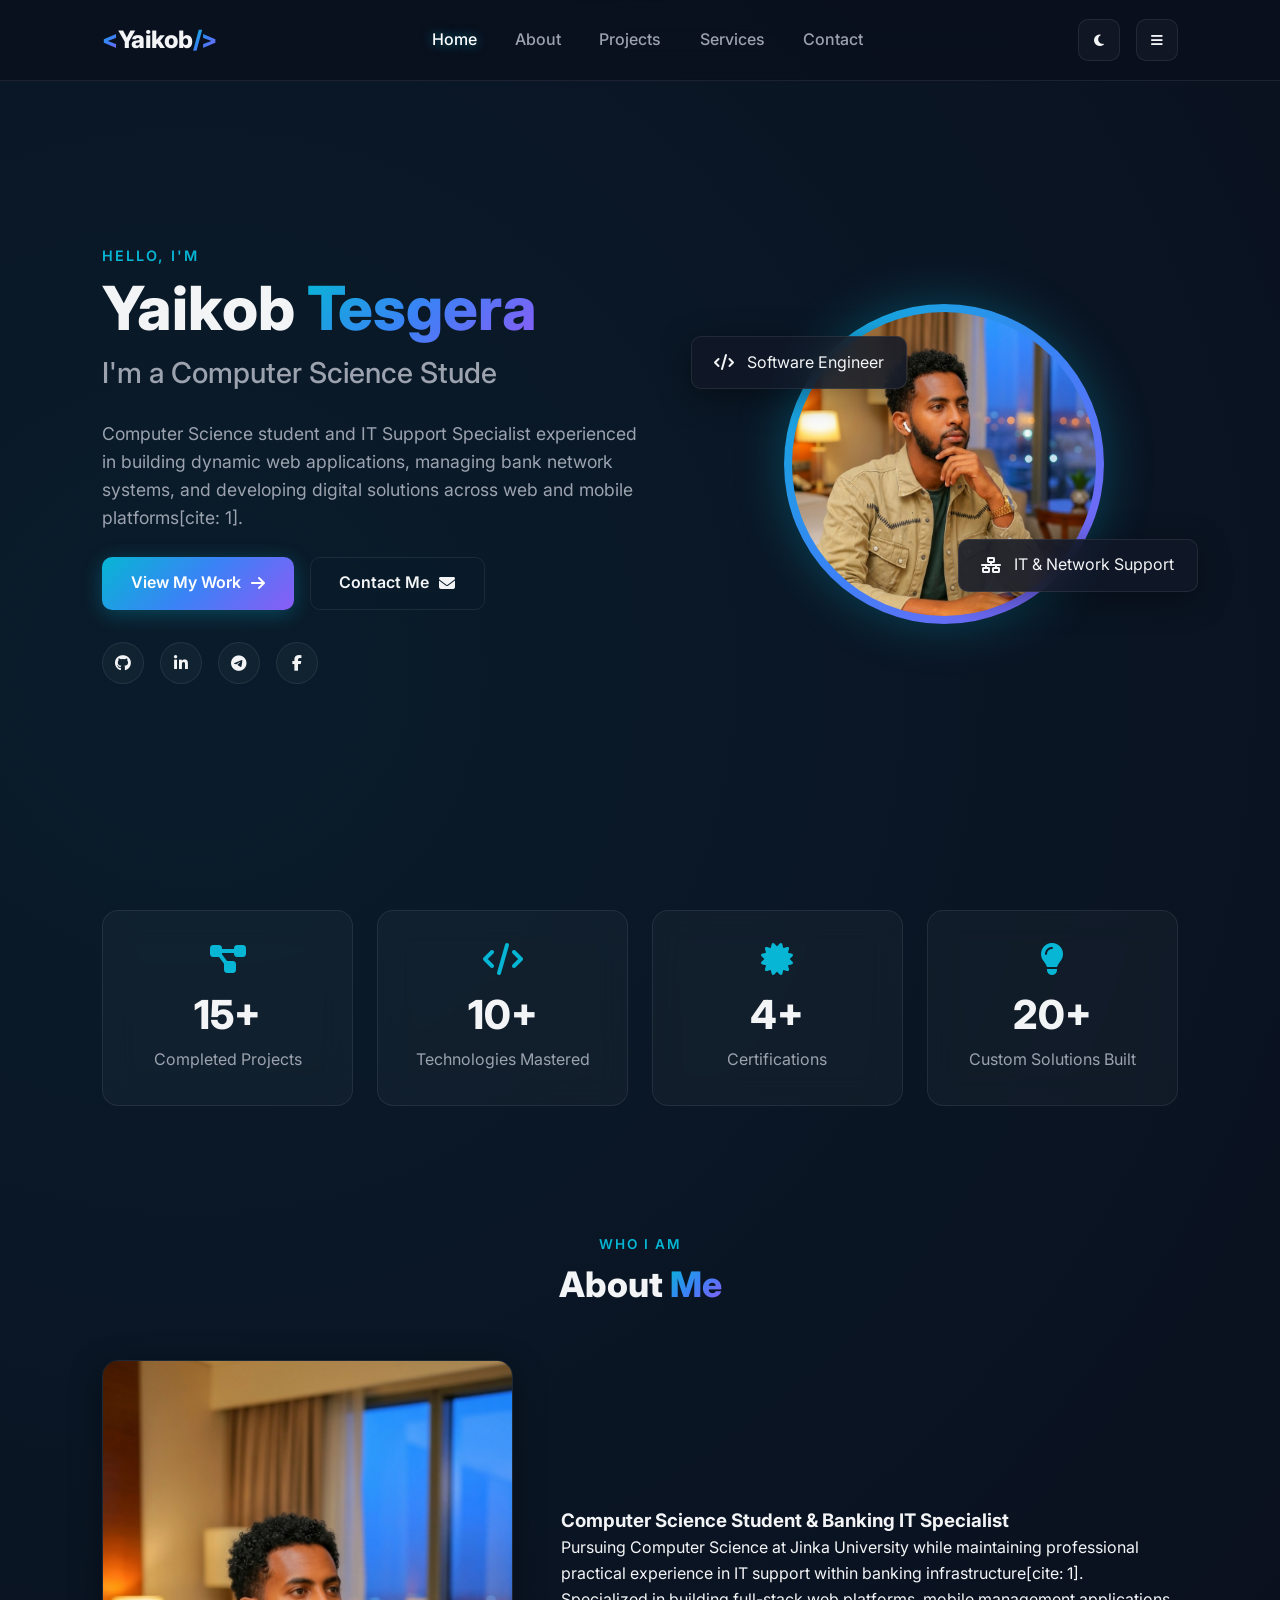
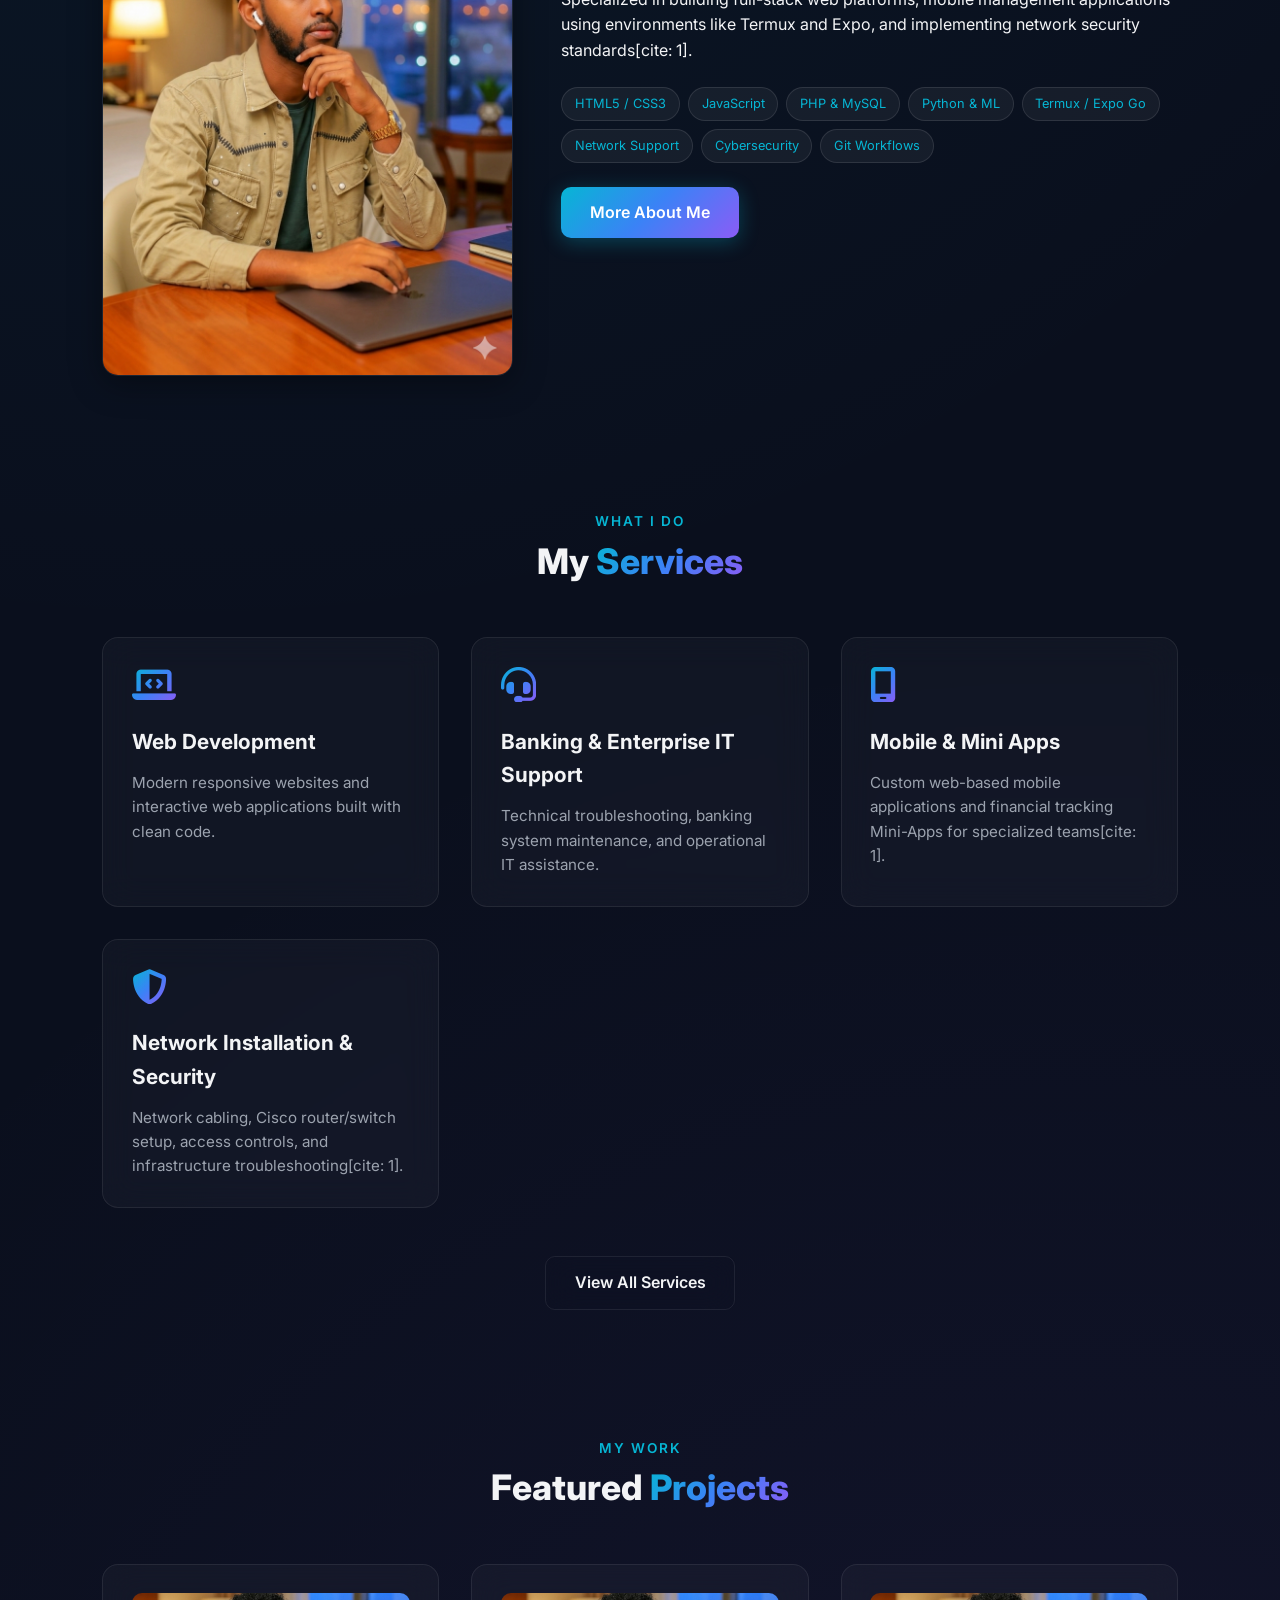
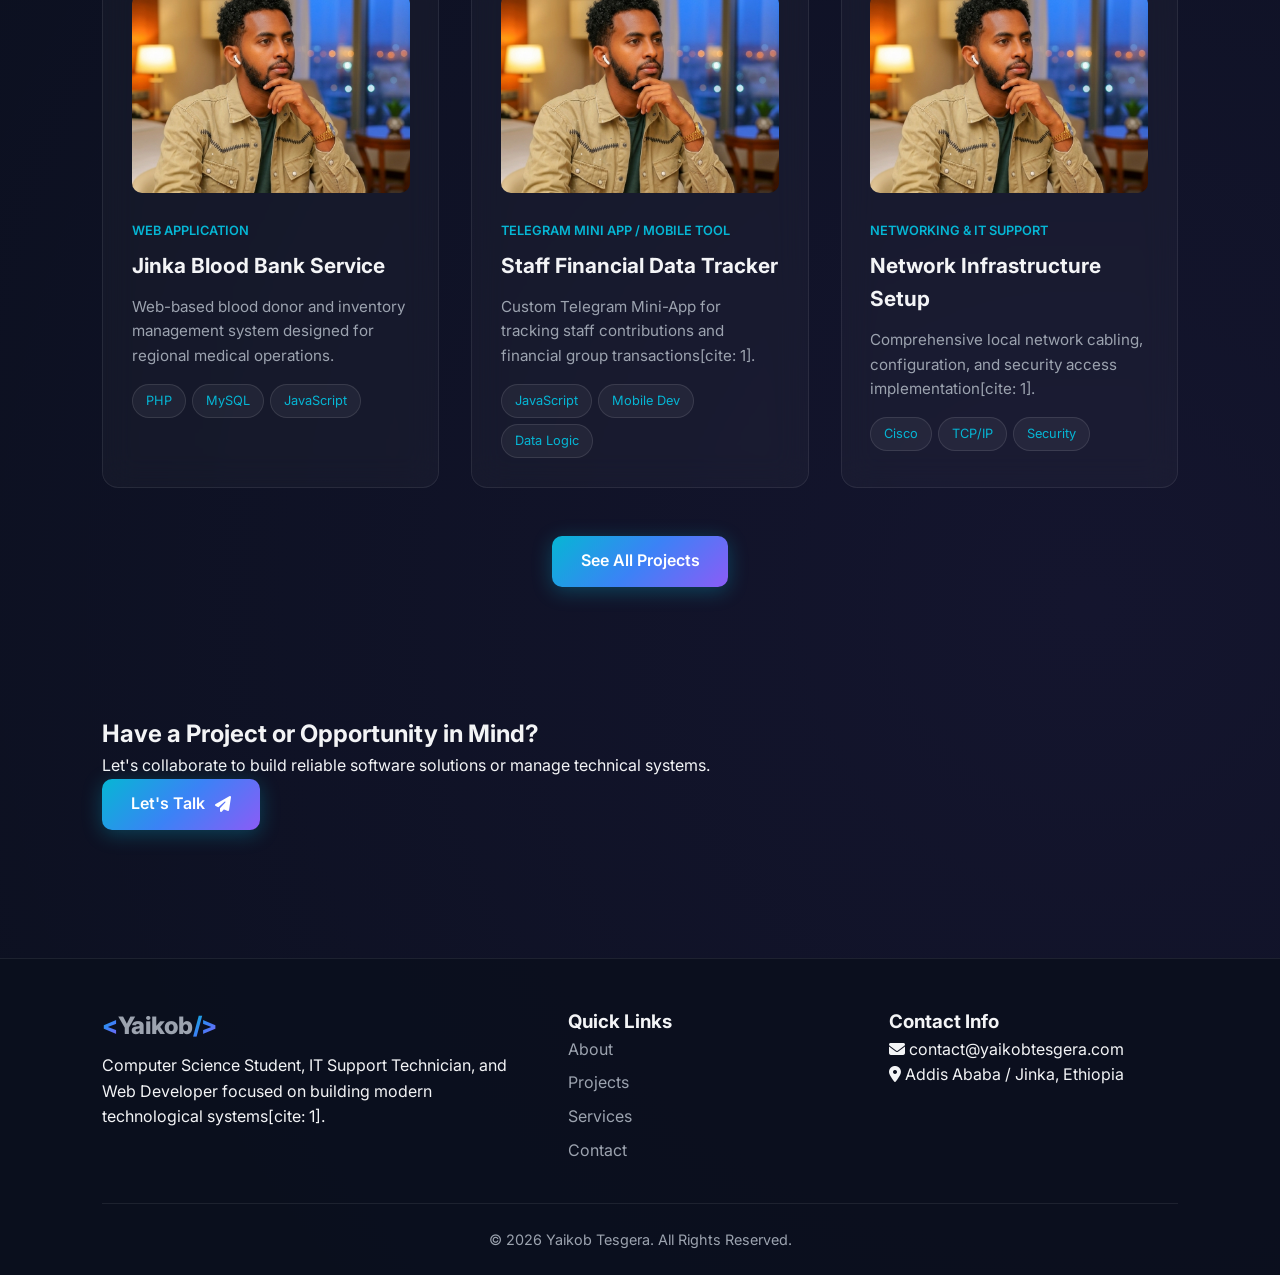
<file: index.html>
<!DOCTYPE html>
<html lang="en">
<head>
    <meta charset="UTF-8">
    <meta name="viewport" content="width=device-width, initial-scale=1.0">
    <meta name="description" content="Yaikob Tesgera - Computer Science Student, Web Developer, IT Support Technician & Software Engineer.">
    <meta name="keywords" content="Computer Science, Web Developer, IT Support, Banking Systems, Python, JavaScript, Networking, Portfolio">
    <meta name="author" content="Yaikob Tesgera">
    <title>Yaikob Tesgera | Computer Science & Technology Portfolio</title>
    <link rel="icon" href="assets/favicon.png">
    <link rel="preconnect" href="https://fonts.googleapis.com">
    <link rel="preconnect" href="https://fonts.gstatic.com" crossorigin>
    <link href="https://fonts.googleapis.com/css2?family=Inter:wght@400;500;600;700;800&display=swap" rel="stylesheet">
    <link rel="stylesheet" href="https://cdnjs.cloudflare.com/ajax/libs/font-awesome/6.5.2/css/all.min.css">
    <link rel="stylesheet" href="css/style.css">
</head>
<body>

<div class="preloader">
    <div class="loader"></div>
</div>

<header class="header">
    <a href="index.html" class="logo">
        <span>&lt;</span>Yaikob<span>/&gt;</span>
    </a>
    <nav class="navbar">
        <a href="index.html" class="active">Home</a>
        <a href="about.html">About</a>
        <a href="projects.html">Projects</a>
        <a href="services.html">Services</a>
        <a href="contact.html">Contact</a>
    </nav>
    <div class="header-actions">
        <button id="theme-toggle" aria-label="Toggle theme">
            <i class="fas fa-moon"></i>
        </button>
        <button class="menu-toggle" id="menu-toggle">
            <i class="fas fa-bars"></i>
        </button>
    </div>
</header>

<main>
<section class="hero">
    <div class="hero-content">
        <p class="hero-subtitle">Hello, I'm</p>
        <h1>Yaikob <span>Tesgera</span></h1>
        <h2>I'm a <span id="typing"></span></h2>
        <p class="hero-description">
            Computer Science student and IT Support Specialist experienced in building dynamic web applications, managing bank network systems, and developing digital solutions across web and mobile platforms[cite: 1].
        </p>
        <div class="hero-buttons">
            <a href="projects.html" class="btn primary-btn">
                View My Work <i class="fas fa-arrow-right"></i>
            </a>
            <a href="contact.html" class="btn secondary-btn">
                Contact Me <i class="fas fa-envelope"></i>
            </a>
        </div>
        <div class="social-links">
            <a href="#" aria-label="GitHub"><i class="fab fa-github"></i></a>
            <a href="#" aria-label="LinkedIn"><i class="fab fa-linkedin-in"></i></a>
            <a href="#" aria-label="Telegram"><i class="fab fa-telegram"></i></a>
            <a href="#" aria-label="Facebook"><i class="fab fa-facebook-f"></i></a>
        </div>
    </div>

    <div class="hero-image">
        <div class="image-circle">
            <img src="images/profile-3.png" alt="Yaikob Tesgera">
        </div>
        <div class="floating-card card-one">
            <i class="fas fa-code"></i>
            <span>Software Engineer</span>
        </div>
        <div class="floating-card card-two">
            <i class="fas fa-network-wired"></i>
            <span>IT & Network Support</span>
        </div>
    </div>
</section>

<section class="stats section">
    <div class="stats-grid">
        <div class="stat-card">
            <i class="fas fa-project-diagram"></i>
            <h3 class="counter" data-target="15">0</h3>
            <p>Completed Projects</p>
        </div>
        <div class="stat-card">
            <i class="fas fa-code"></i>
            <h3 class="counter" data-target="10">0</h3>
            <p>Technologies Mastered</p>
        </div>
        <div class="stat-card">
            <i class="fas fa-certificate"></i>
            <h3 class="counter" data-target="4">0</h3>
            <p>Certifications</p>
        </div>
        <div class="stat-card">
            <i class="fas fa-lightbulb"></i>
            <h3 class="counter" data-target="20">0</h3>
            <p>Custom Solutions Built</p>
        </div>
    </div>
</section>

<section class="section about-preview">
    <div class="section-title">
        <p>WHO I AM</p>
        <h2>About <span>Me</span></h2>
    </div>
    <div class="about-grid">
        <div class="about-image">
            <img src="images/profile-1.png" alt="About Yaikob">
        </div>
        <div class="about-content">
            <h3>Computer Science Student & Banking IT Specialist</h3>
            <p>
                Pursuing Computer Science at Jinka University while maintaining professional practical experience in IT support within banking infrastructure[cite: 1].
            </p>
            <p>
                Specialized in building full-stack web platforms, mobile management applications using environments like Termux and Expo, and implementing network security standards[cite: 1].
            </p>
            <div class="skills-preview">
                <span>HTML5 / CSS3</span>
                <span>JavaScript</span>
                <span>PHP & MySQL</span>
                <span>Python & ML</span>
                <span>Termux / Expo Go</span>
                <span>Network Support</span>
                <span>Cybersecurity</span>
                <span>Git Workflows</span>
            </div>
            <a href="about.html" class="btn primary-btn">More About Me</a>
        </div>
    </div>
</section>

<section class="section services-preview">
    <div class="section-title">
        <p>WHAT I DO</p>
        <h2>My <span>Services</span></h2>
    </div>
    <div class="services-grid">
        <div class="service-card">
            <i class="fas fa-laptop-code"></i>
            <h3>Web Development</h3>
            <p>Modern responsive websites and interactive web applications built with clean code.</p>
        </div>
        <div class="service-card">
            <i class="fas fa-headset"></i>
            <h3>Banking & Enterprise IT Support</h3>
            <p>Technical troubleshooting, banking system maintenance, and operational IT assistance.</p>
        </div>
        <div class="service-card">
            <i class="fas fa-mobile-screen"></i>
            <h3>Mobile & Mini Apps</h3>
            <p>Custom web-based mobile applications and financial tracking Mini-Apps for specialized teams[cite: 1].</p>
        </div>
        <div class="service-card">
            <i class="fas fa-shield-halved"></i>
            <h3>Network Installation & Security</h3>
            <p>Network cabling, Cisco router/switch setup, access controls, and infrastructure troubleshooting[cite: 1].</p>
        </div>
    </div>
    <div class="center-btn">
        <a href="services.html" class="btn secondary-btn">View All Services</a>
    </div>
</section>

<section class="section projects-preview">
    <div class="section-title">
        <p>MY WORK</p>
        <h2>Featured <span>Projects</span></h2>
    </div>
    <div class="projects-grid">
        <article class="project-card">
            <img src="images/profile-2.png" alt="Blood Bank System">
            <div class="project-content">
                <span class="project-category">Web Application</span>
                <h3>Jinka Blood Bank Service</h3>
                <p>Web-based blood donor and inventory management system designed for regional medical operations.</p>
                <div class="project-tags">
                    <span>PHP</span>
                    <span>MySQL</span>
                    <span>JavaScript</span>
                </div>
            </div>
        </article>

        <article class="project-card">
            <img src="images/profile-1.png" alt="Staff Financial Tracker Mini App">
            <div class="project-content">
                <span class="project-category">Telegram Mini App / Mobile Tool</span>
                <h3>Staff Financial Data Tracker</h3>
                <p>Custom Telegram Mini-App for tracking staff contributions and financial group transactions[cite: 1].</p>
                <div class="project-tags">
                    <span>JavaScript</span>
                    <span>Mobile Dev</span>
                    <span>Data Logic</span>
                </div>
            </div>
        </article>

        <article class="project-card">
            <img src="images/profile-3.png" alt="Network Infrastructure Setup">
            <div class="project-content">
                <span class="project-category">Networking & IT Support</span>
                <h3>Network Infrastructure Setup</h3>
                <p>Comprehensive local network cabling, configuration, and security access implementation[cite: 1].</p>
                <div class="project-tags">
                    <span>Cisco</span>
                    <span>TCP/IP</span>
                    <span>Security</span>
                </div>
            </div>
        </article>
    </div>
    <div class="center-btn">
        <a href="projects.html" class="btn primary-btn">See All Projects</a>
    </div>
</section>

<section class="cta section">
    <div class="cta-content">
        <h2>Have a Project or Opportunity in Mind?</h2>
        <p>Let's collaborate to build reliable software solutions or manage technical systems.</p>
        <a href="contact.html" class="btn primary-btn">
            Let's Talk <i class="fas fa-paper-plane"></i>
        </a>
    </div>
</section>
</main>

<footer class="footer">
    <div class="footer-grid">
        <div>
            <a href="index.html" class="logo"><span>&lt;</span>Yaikob<span>/&gt;</span></a>
            <p>Computer Science Student, IT Support Technician, and Web Developer focused on building modern technological systems[cite: 1].</p>
        </div>
        <div>
            <h3>Quick Links</h3>
            <a href="about.html">About</a>
            <a href="projects.html">Projects</a>
            <a href="services.html">Services</a>
            <a href="contact.html">Contact</a>
        </div>
        <div>
            <h3>Contact Info</h3>
            <p><i class="fas fa-envelope"></i> contact@yaikobtesgera.com</p>
            <p><i class="fas fa-location-dot"></i> Addis Ababa / Jinka, Ethiopia</p>
        </div>
    </div>
    <div class="copyright">
        <p>© <span id="year"></span> Yaikob Tesgera. All Rights Reserved.</p>
    </div>
</footer>

<button id="back-to-top"><i class="fas fa-arrow-up"></i></button>
<script src="js/script.js"></script>
</body>
</html>
</file>
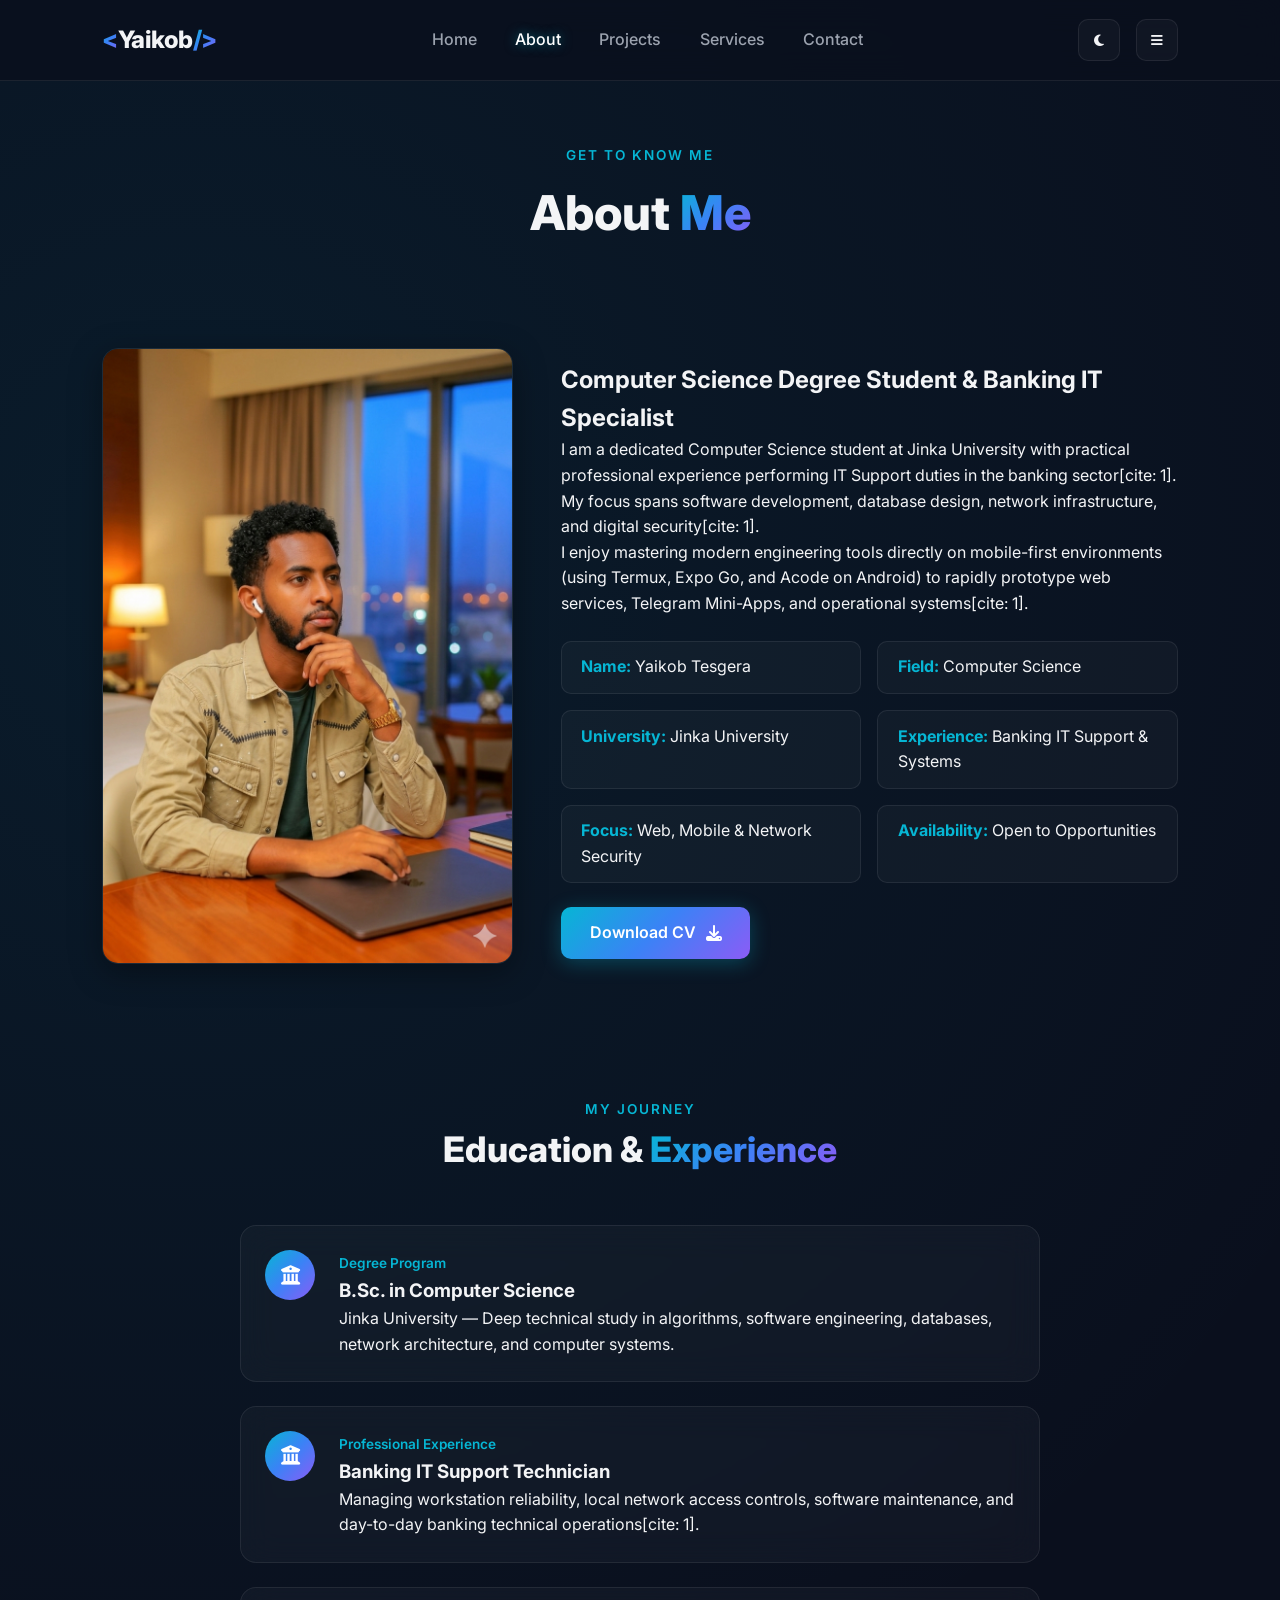
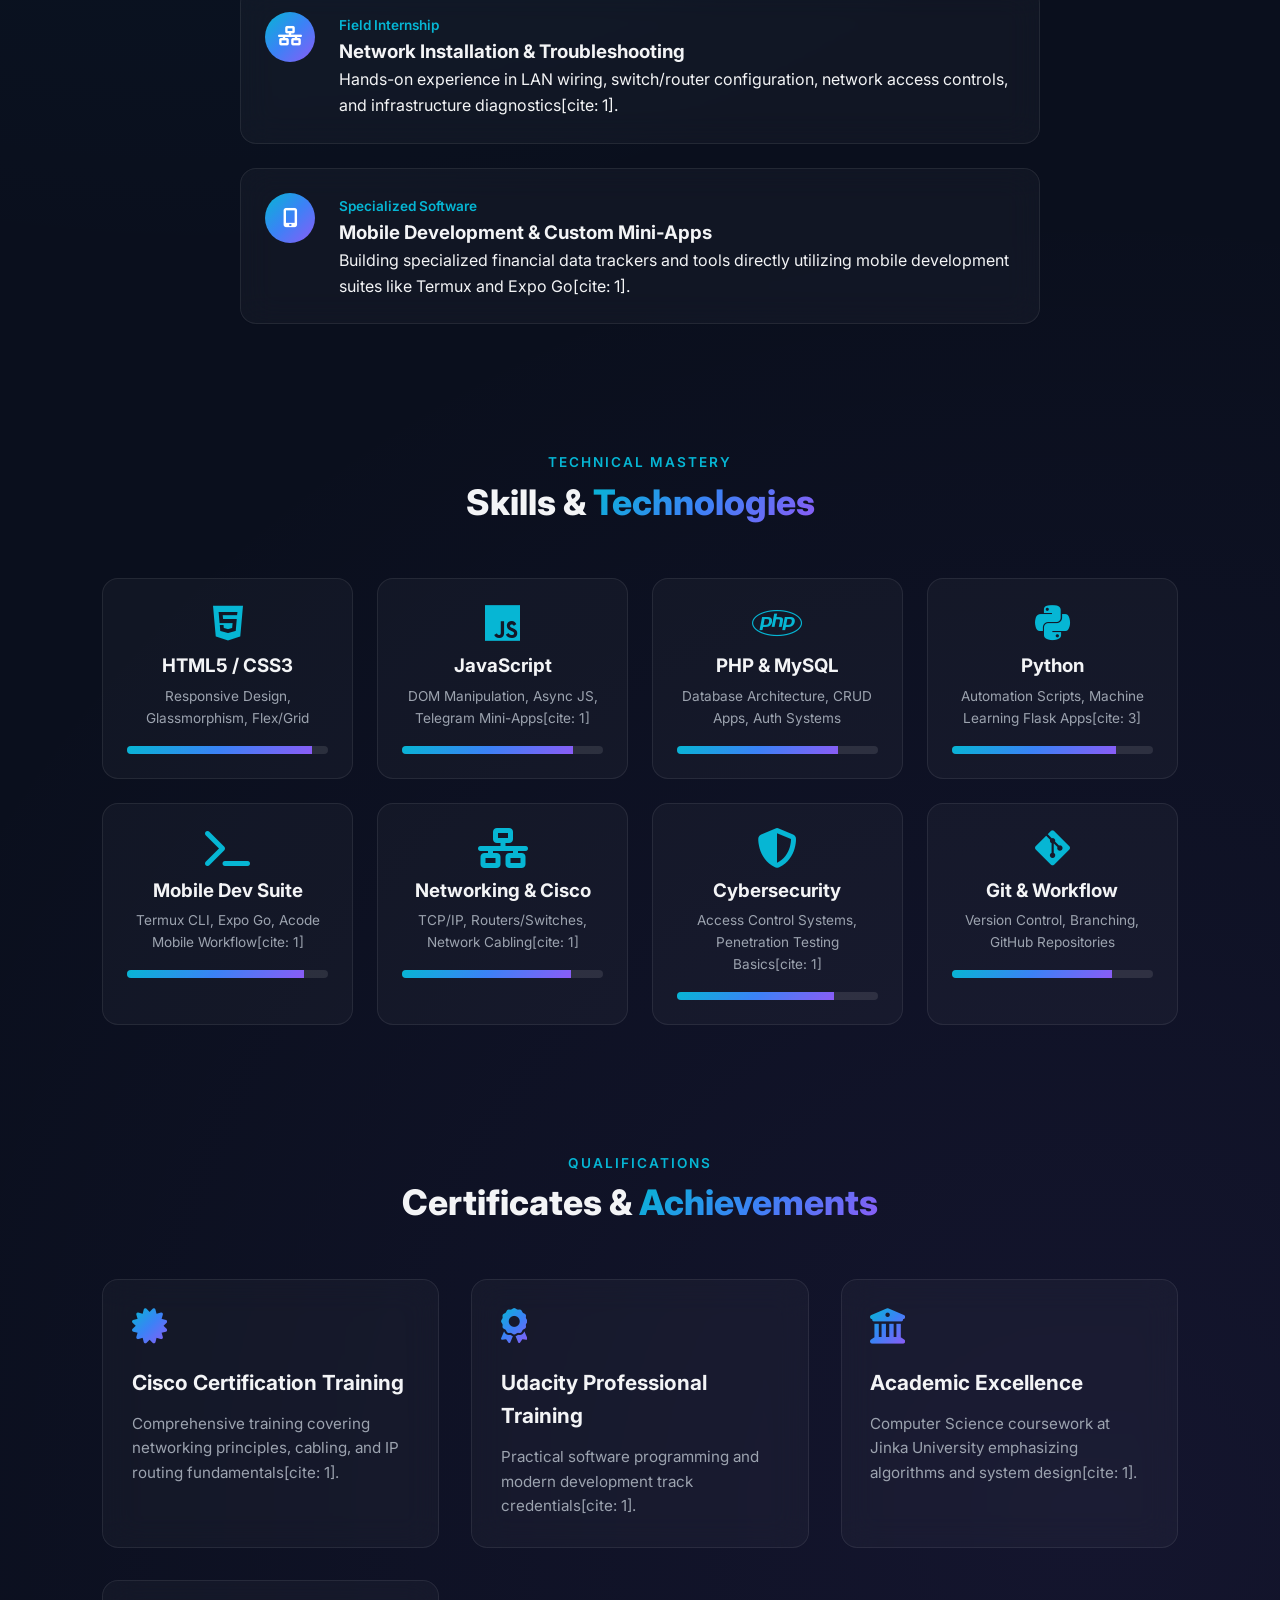
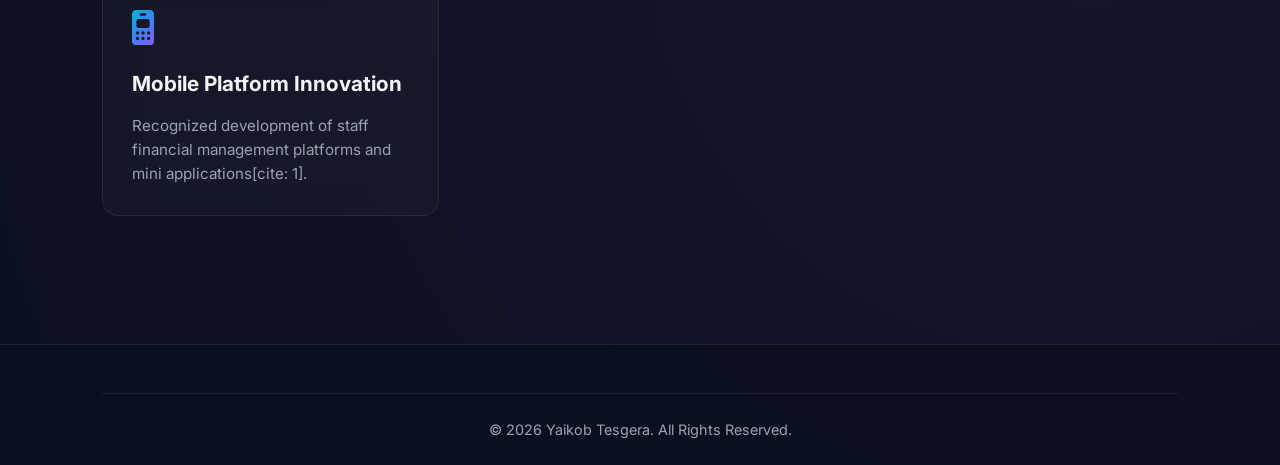
<file: about.html>
<!DOCTYPE html>
<html lang="en">
<head>
<meta charset="UTF-8">
<meta name="viewport" content="width=device-width, initial-scale=1.0">
<meta name="description" content="About Yaikob Tesgera - Computer Science Student, IT Support Specialist, and Full-Stack Web Developer.">
<title>About | Yaikob Tesgera</title>
<link rel="icon" href="assets/favicon.png">
<link rel="preconnect" href="https://fonts.googleapis.com">
<link href="https://fonts.googleapis.com/css2?family=Inter:wght@400;500;600;700;800&display=swap" rel="stylesheet">
<link rel="stylesheet" href="https://cdnjs.cloudflare.com/ajax/libs/font-awesome/6.5.2/css/all.min.css">
<link rel="stylesheet" href="css/style.css">
</head>
<body>

<header class="header">
<a href="index.html" class="logo"><span>&lt;</span>Yaikob<span>/&gt;</span></a>
<nav class="navbar">
<a href="index.html">Home</a>
<a href="about.html" class="active">About</a>
<a href="projects.html">Projects</a>
<a href="services.html">Services</a>
<a href="contact.html">Contact</a>
</nav>
<div class="header-actions">
<button id="theme-toggle"><i class="fas fa-moon"></i></button>
<button class="menu-toggle" id="menu-toggle"><i class="fas fa-bars"></i></button>
</div>
</header>

<main>
<section class="page-header">
<p>GET TO KNOW ME</p>
<h1>About <span>Me</span></h1>
</section>

<section class="section about-page">
<div class="about-grid">
<div class="about-image">
<img src="images/profile-1.png" alt="Yaikob Tesgera">
</div>
<div class="about-content">
<h2>Computer Science Degree Student & Banking IT Specialist</h2>
<p>
I am a dedicated Computer Science student at Jinka University with practical professional experience performing IT Support duties in the banking sector[cite: 1]. My focus spans software development, database design, network infrastructure, and digital security[cite: 1].
</p>
<p>
I enjoy mastering modern engineering tools directly on mobile-first environments (using Termux, Expo Go, and Acode on Android) to rapidly prototype web services, Telegram Mini-Apps, and operational systems[cite: 1].
</p>
<div class="info-list">
<div><strong>Name:</strong> <span>Yaikob Tesgera</span></div>
<div><strong>Field:</strong> <span>Computer Science</span></div>
<div><strong>University:</strong> <span>Jinka University</span></div>
<div><strong>Experience:</strong> <span>Banking IT Support & Systems</span></div>
<div><strong>Focus:</strong> <span>Web, Mobile & Network Security</span></div>
<div><strong>Availability:</strong> <span>Open to Opportunities</span></div>
</div>
<a href="assets/cv.pdf" class="btn primary-btn" download>Download CV <i class="fas fa-download"></i></a>
</div>
</div>
</section>

<!-- DETAILED JOURNEY -->
<section class="section">
<div class="section-title">
<p>MY JOURNEY</p>
<h2>Education & <span>Experience</span></h2>
</div>
<div class="timeline">
<div class="timeline-item">
<div class="timeline-icon"><i class="fas fa-university"></i></div>
<div class="timeline-content">
<span>Degree Program</span>
<h3>B.Sc. in Computer Science</h3>
<p>Jinka University — Deep technical study in algorithms, software engineering, databases, network architecture, and computer systems.</p>
</div>
</div>

<div class="timeline-item">
<div class="timeline-icon"><i class="fas fa-building-columns"></i></div>
<div class="timeline-content">
<span>Professional Experience</span>
<h3>Banking IT Support Technician</h3>
<p>Managing workstation reliability, local network access controls, software maintenance, and day-to-day banking technical operations[cite: 1].</p>
</div>
</div>

<div class="timeline-item">
<div class="timeline-icon"><i class="fas fa-network-wired"></i></div>
<div class="timeline-content">
<span>Field Internship</span>
<h3>Network Installation & Troubleshooting</h3>
<p>Hands-on experience in LAN wiring, switch/router configuration, network access controls, and infrastructure diagnostics[cite: 1].</p>
</div>
</div>

<div class="timeline-item">
<div class="timeline-icon"><i class="fas fa-mobile-screen-button"></i></div>
<div class="timeline-content">
<span>Specialized Software</span>
<h3>Mobile Development & Custom Mini-Apps</h3>
<p>Building specialized financial data trackers and tools directly utilizing mobile development suites like Termux and Expo Go[cite: 1].</p>
</div>
</div>
</div>
</section>

<!-- DETAILED SKILLS & LEARNING -->
<section class="section">
<div class="section-title">
<p>TECHNICAL MASTERY</p>
<h2>Skills & <span>Technologies</span></h2>
</div>
<div class="skills-grid">
<div class="skill">
<i class="fab fa-html5"></i>
<h3>HTML5 / CSS3</h3>
<p style="color:var(--text-muted); font-size:0.85rem; margin-top:0.3rem;">Responsive Design, Glassmorphism, Flex/Grid</p>
<div class="skill-bar"><span style="width:92%"></span></div>
</div>

<div class="skill">
<i class="fab fa-js"></i>
<h3>JavaScript</h3>
<p style="color:var(--text-muted); font-size:0.85rem; margin-top:0.3rem;">DOM Manipulation, Async JS, Telegram Mini-Apps[cite: 1]</p>
<div class="skill-bar"><span style="width:85%"></span></div>
</div>

<div class="skill">
<i class="fab fa-php"></i>
<h3>PHP & MySQL</h3>
<p style="color:var(--text-muted); font-size:0.85rem; margin-top:0.3rem;">Database Architecture, CRUD Apps, Auth Systems</p>
<div class="skill-bar"><span style="width:80%"></span></div>
</div>

<div class="skill">
<i class="fab fa-python"></i>
<h3>Python</h3>
<p style="color:var(--text-muted); font-size:0.85rem; margin-top:0.3rem;">Automation Scripts, Machine Learning Flask Apps[cite: 3]</p>
<div class="skill-bar"><span style="width:82%"></span></div>
</div>

<div class="skill">
<i class="fas fa-terminal"></i>
<h3>Mobile Dev Suite</h3>
<p style="color:var(--text-muted); font-size:0.85rem; margin-top:0.3rem;">Termux CLI, Expo Go, Acode Mobile Workflow[cite: 1]</p>
<div class="skill-bar"><span style="width:88%"></span></div>
</div>

<div class="skill">
<i class="fas fa-network-wired"></i>
<h3>Networking & Cisco</h3>
<p style="color:var(--text-muted); font-size:0.85rem; margin-top:0.3rem;">TCP/IP, Routers/Switches, Network Cabling[cite: 1]</p>
<div class="skill-bar"><span style="width:84%"></span></div>
</div>

<div class="skill">
<i class="fas fa-shield-halved"></i>
<h3>Cybersecurity</h3>
<p style="color:var(--text-muted); font-size:0.85rem; margin-top:0.3rem;">Access Control Systems, Penetration Testing Basics[cite: 1]</p>
<div class="skill-bar"><span style="width:78%"></span></div>
</div>

<div class="skill">
<i class="fab fa-git-alt"></i>
<h3>Git & Workflow</h3>
<p style="color:var(--text-muted); font-size:0.85rem; margin-top:0.3rem;">Version Control, Branching, GitHub Repositories</p>
<div class="skill-bar"><span style="width:80%"></span></div>
</div>
</div>
</section>

<!-- CERTIFICATIONS -->
<section class="section">
<div class="section-title">
<p>QUALIFICATIONS</p>
<h2>Certificates & <span>Achievements</span></h2>
</div>
<div class="services-grid">
<div class="service-card">
<i class="fas fa-certificate"></i>
<h3>Cisco Certification Training</h3>
<p>Comprehensive training covering networking principles, cabling, and IP routing fundamentals[cite: 1].</p>
</div>

<div class="service-card">
<i class="fas fa-award"></i>
<h3>Udacity Professional Training</h3>
<p>Practical software programming and modern development track credentials[cite: 1].</p>
</div>

<div class="service-card">
<i class="fas fa-university"></i>
<h3>Academic Excellence</h3>
<p>Computer Science coursework at Jinka University emphasizing algorithms and system design[cite: 1].</p>
</div>

<div class="service-card">
<i class="fas fa-mobile-retro"></i>
<h3>Mobile Platform Innovation</h3>
<p>Recognized development of staff financial management platforms and mini applications[cite: 1].</p>
</div>
</div>
</section>
</main>

<footer class="footer">
<div class="copyright">
<p>© <span id="year"></span> Yaikob Tesgera. All Rights Reserved.</p>
</div>
</footer>

<button id="back-to-top"><i class="fas fa-arrow-up"></i></button>
<script src="js/script.js"></script>
</body>
</html>
</file>
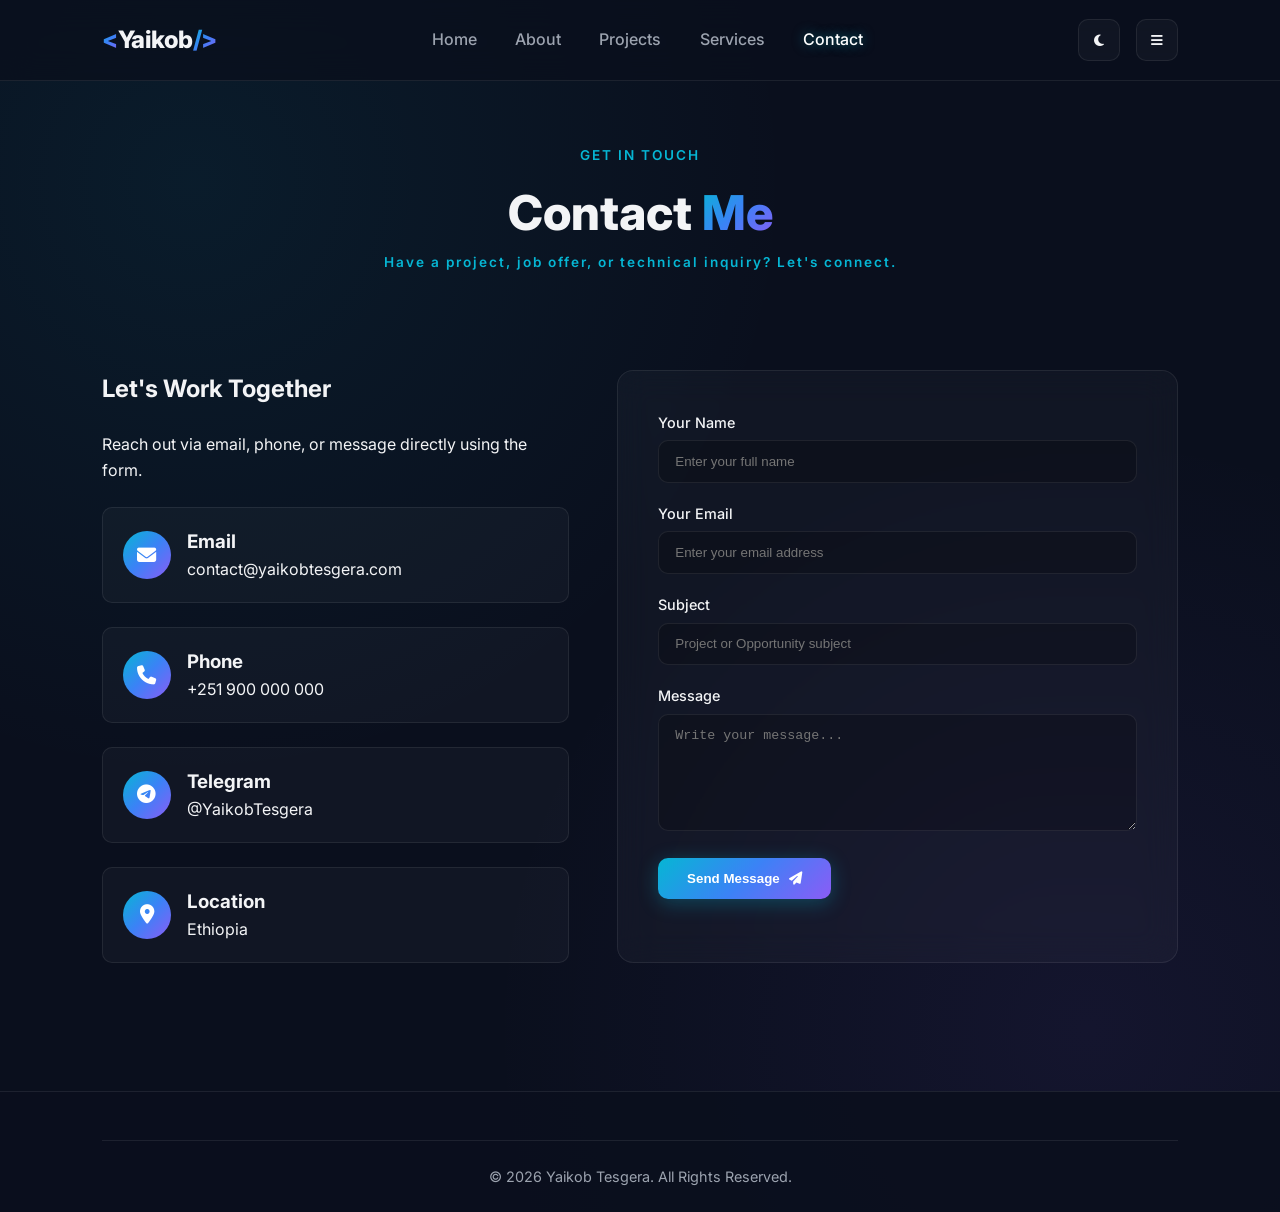
<file: contact.html>
<!DOCTYPE html>
<html lang="en">
<head>
<meta charset="UTF-8">
<meta name="viewport" content="width=device-width, initial-scale=1.0">
<meta name="description" content="Contact Yaikob Tesgera - Computer Science Student, IT Support Specialist, Web Developer.">
<title>Contact | Yaikob Tesgera</title>
<link rel="icon" href="assets/favicon.png">
<link rel="preconnect" href="https://fonts.googleapis.com">
<link href="https://fonts.googleapis.com/css2?family=Inter:wght@400;500;600;700;800&display=swap" rel="stylesheet">
<link rel="stylesheet" href="https://cdnjs.cloudflare.com/ajax/libs/font-awesome/6.5.2/css/all.min.css">
<link rel="stylesheet" href="css/style.css">
</head>
<body>

<header class="header">
<a href="index.html" class="logo"><span>&lt;</span>Yaikob<span>/&gt;</span></a>
<nav class="navbar">
<a href="index.html">Home</a>
<a href="about.html">About</a>
<a href="projects.html">Projects</a>
<a href="services.html">Services</a>
<a href="contact.html" class="active">Contact</a>
</nav>
<div class="header-actions">
<button id="theme-toggle"><i class="fas fa-moon"></i></button>
<button class="menu-toggle" id="menu-toggle"><i class="fas fa-bars"></i></button>
</div>
</header>

<main>
<section class="page-header">
<p>GET IN TOUCH</p>
<h1>Contact <span>Me</span></h1>
<p>Have a project, job offer, or technical inquiry? Let's connect.</p>
</section>

<section class="section contact-section">
<div class="contact-grid">

<!-- CONTACT INFO -->
<div class="contact-info">
<h2>Let's Work Together</h2>
<p>Reach out via email, phone, or message directly using the form.</p>

<div class="contact-item">
<div class="contact-icon"><i class="fas fa-envelope"></i></div>
<div>
<h3>Email</h3>
<p>contact@yaikobtesgera.com</p>
</div>
</div>

<div class="contact-item">
<div class="contact-icon"><i class="fas fa-phone"></i></div>
<div>
<h3>Phone</h3>
<p>+251 900 000 000</p>
</div>
</div>

<div class="contact-item">
<div class="contact-icon"><i class="fab fa-telegram"></i></div>
<div>
<h3>Telegram</h3>
<p>@YaikobTesgera</p>
</div>
</div>

<div class="contact-item">
<div class="contact-icon"><i class="fas fa-location-dot"></i></div>
<div>
<h3>Location</h3>
<p>Ethiopia</p>
</div>
</div>
</div>

<!-- FORM -->
<div class="contact-form-wrapper">
<form id="contact-form">
<div class="form-group">
<label for="name">Your Name</label>
<input type="text" id="name" name="name" placeholder="Enter your full name" required>
</div>

<div class="form-group">
<label for="email">Your Email</label>
<input type="email" id="email" name="email" placeholder="Enter your email address" required>
</div>

<div class="form-group">
<label for="subject">Subject</label>
<input type="text" id="subject" name="subject" placeholder="Project or Opportunity subject" required>
</div>

<div class="form-group">
<label for="message">Message</label>
<textarea id="message" name="message" rows="6" placeholder="Write your message..." required></textarea>
</div>

<button type="submit" class="btn primary-btn">
Send Message <i class="fas fa-paper-plane"></i>
</button>
<p id="form-message" style="margin-top: 1rem; font-weight: 500;"></p>
</form>
</div>

</div>
</section>
</main>

<footer class="footer">
<div class="copyright">
<p>© <span id="year"></span> Yaikob Tesgera. All Rights Reserved.</p>
</div>
</footer>

<button id="back-to-top"><i class="fas fa-arrow-up"></i></button>
<script src="js/script.js"></script>
</body>
</html>
</file>
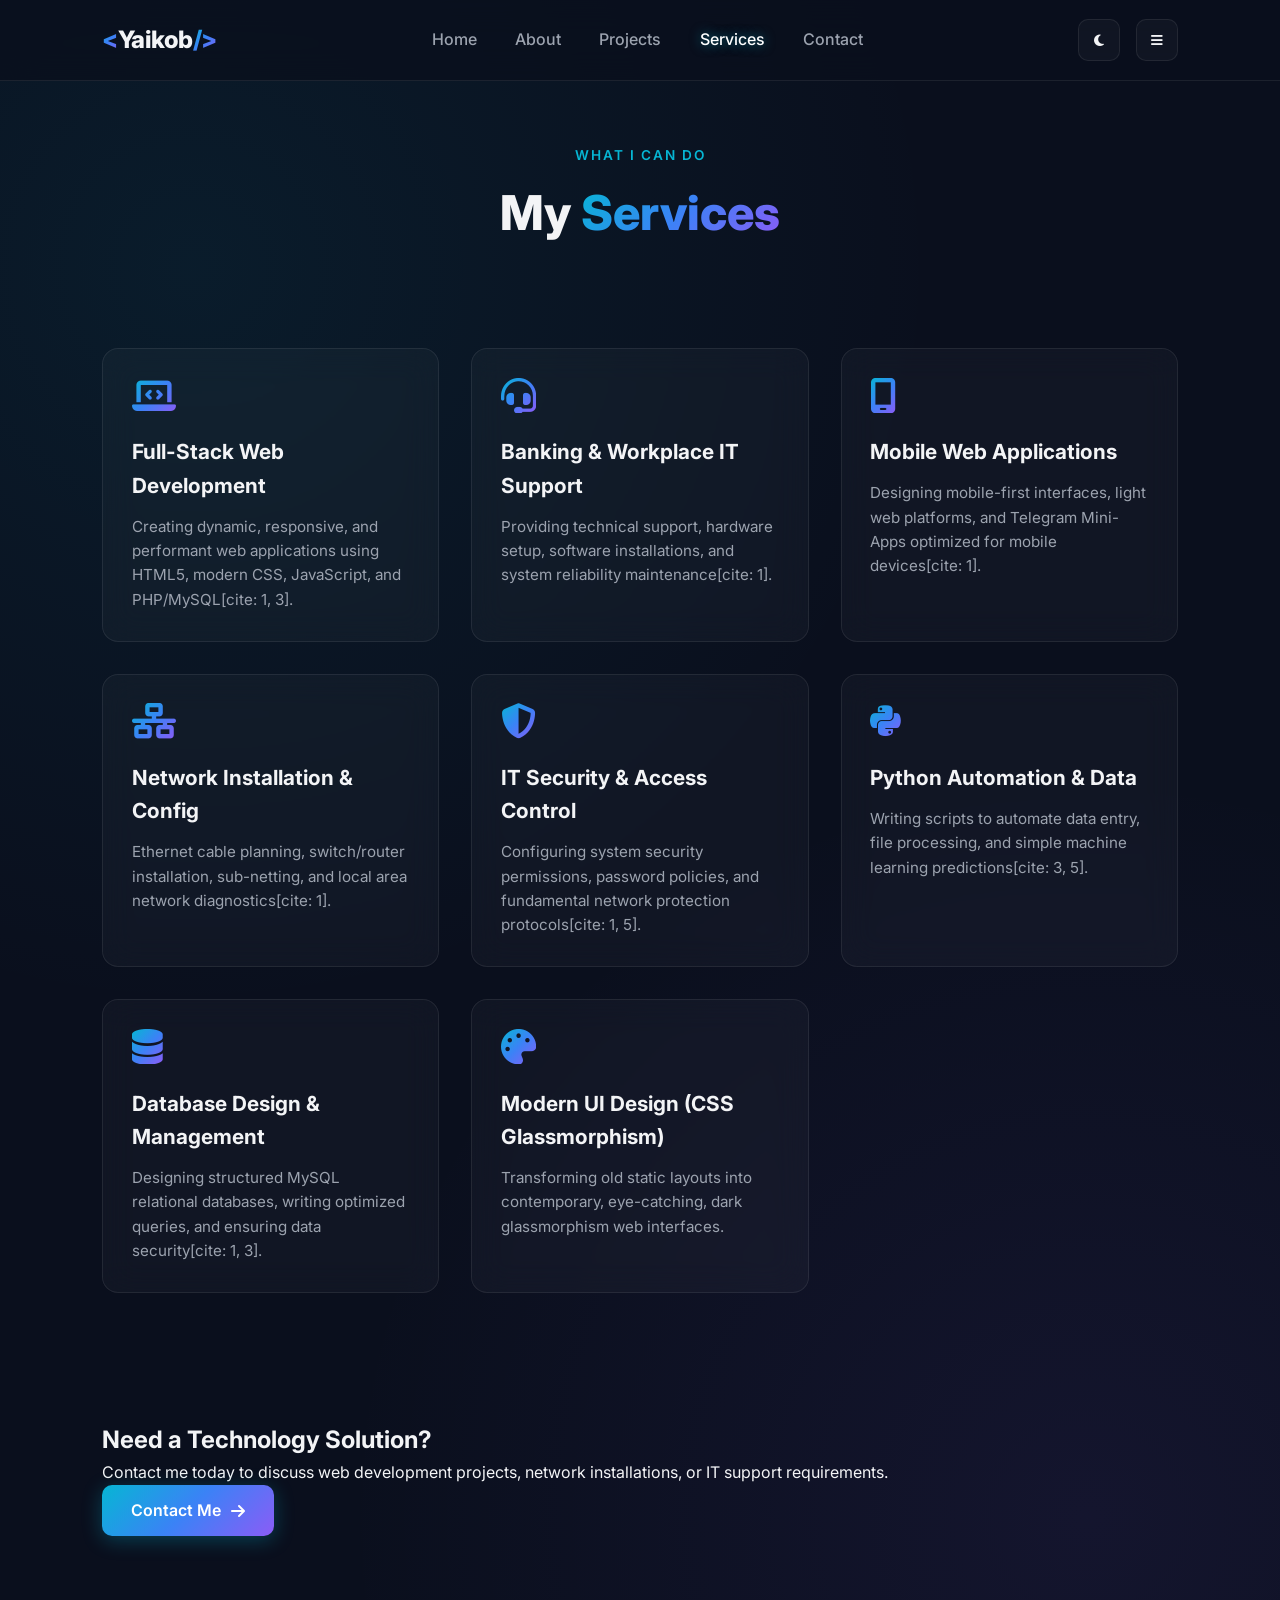
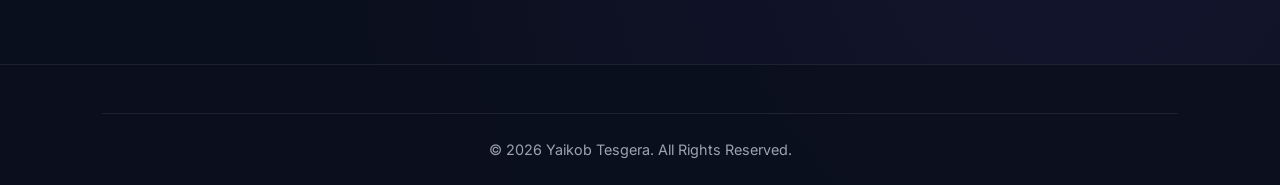
<file: services.html>
<!DOCTYPE html>
<html lang="en">
<head>
<meta charset="UTF-8">
<meta name="viewport" content="width=device-width, initial-scale=1.0">
<meta name="description" content="IT Services provided by Yaikob Tesgera - Web Development, IT Support, Mobile Tools, and Network Administration.">
<title>Services | Yaikob Tesgera</title>
<link rel="icon" href="assets/favicon.png">
<link rel="preconnect" href="https://fonts.googleapis.com">
<link href="https://fonts.googleapis.com/css2?family=Inter:wght@400;500;600;700;800&display=swap" rel="stylesheet">
<link rel="stylesheet" href="https://cdnjs.cloudflare.com/ajax/libs/font-awesome/6.5.2/css/all.min.css">
<link rel="stylesheet" href="css/style.css">
</head>
<body>

<header class="header">
<a href="index.html" class="logo"><span>&lt;</span>Yaikob<span>/&gt;</span></a>
<nav class="navbar">
<a href="index.html">Home</a>
<a href="about.html">About</a>
<a href="projects.html">Projects</a>
<a href="services.html" class="active">Services</a>
<a href="contact.html">Contact</a>
</nav>
<div class="header-actions">
<button id="theme-toggle"><i class="fas fa-moon"></i></button>
<button class="menu-toggle" id="menu-toggle"><i class="fas fa-bars"></i></button>
</div>
</header>

<main>
<section class="page-header">
<p>WHAT I CAN DO</p>
<h1>My <span>Services</span></h1>
</section>

<section class="section">
<div class="services-grid">

<div class="service-card">
<i class="fas fa-laptop-code"></i>
<h3>Full-Stack Web Development</h3>
<p>Creating dynamic, responsive, and performant web applications using HTML5, modern CSS, JavaScript, and PHP/MySQL[cite: 1, 3].</p>
</div>

<div class="service-card">
<i class="fas fa-headset"></i>
<h3>Banking & Workplace IT Support</h3>
<p>Providing technical support, hardware setup, software installations, and system reliability maintenance[cite: 1].</p>
</div>

<div class="service-card">
<i class="fas fa-mobile-screen"></i>
<h3>Mobile Web Applications</h3>
<p>Designing mobile-first interfaces, light web platforms, and Telegram Mini-Apps optimized for mobile devices[cite: 1].</p>
</div>

<div class="service-card">
<i class="fas fa-network-wired"></i>
<h3>Network Installation & Config</h3>
<p>Ethernet cable planning, switch/router installation, sub-netting, and local area network diagnostics[cite: 1].</p>
</div>

<div class="service-card">
<i class="fas fa-shield-halved"></i>
<h3>IT Security & Access Control</h3>
<p>Configuring system security permissions, password policies, and fundamental network protection protocols[cite: 1, 5].</p>
</div>

<div class="service-card">
<i class="fab fa-python"></i>
<h3>Python Automation & Data</h3>
<p>Writing scripts to automate data entry, file processing, and simple machine learning predictions[cite: 3, 5].</p>
</div>

<div class="service-card">
<i class="fas fa-database"></i>
<h3>Database Design & Management</h3>
<p>Designing structured MySQL relational databases, writing optimized queries, and ensuring data security[cite: 1, 3].</p>
</div>

<div class="service-card">
<i class="fas fa-palette"></i>
<h3>Modern UI Design (CSS Glassmorphism)</h3>
<p>Transforming old static layouts into contemporary, eye-catching, dark glassmorphism web interfaces.</p>
</div>

</div>
</section>

<section class="cta section">
<div class="cta-content">
<h2>Need a Technology Solution?</h2>
<p>Contact me today to discuss web development projects, network installations, or IT support requirements.</p>
<a href="contact.html" class="btn primary-btn">
Contact Me <i class="fas fa-arrow-right"></i>
</a>
</div>
</section>
</main>

<footer class="footer">
<div class="copyright">
<p>© <span id="year"></span> Yaikob Tesgera. All Rights Reserved.</p>
</div>
</footer>

<button id="back-to-top"><i class="fas fa-arrow-up"></i></button>
<script src="js/script.js"></script>
</body>
</html>
</file>
<file: css/style.css>
/* =====================================================
   GLOBAL DESIGN VARIABLES & THEME RESET
===================================================== */
:root {
  --bg-primary: #0a0f1d;
  --bg-secondary: #111827;
  --bg-card: rgba(255, 255, 255, 0.03);
  --bg-card-hover: rgba(255, 255, 255, 0.07);
  
  --text-main: #f3f4f6;
  --text-muted: #9ca3af;
  
  --accent-cyan: #06b6d4;
  --accent-blue: #3b82f6;
  --accent-purple: #8b5cf6;
  --accent-gradient: linear-gradient(135deg, #06b6d4 0%, #3b82f6 50%, #8b5cf6 100%);
  
  --glass-border: 1px solid rgba(255, 255, 255, 0.08);
  --glass-shadow: 0 8px 32px 0 rgba(0, 0, 0, 0.37);
  --glass-blur: blur(16px);
  
  --radius-lg: 16px;
  --radius-md: 10px;
  --transition-fast: all 0.3s cubic-bezier(0.4, 0, 0.2, 1);
}

body.dark {
  --bg-primary: #060913;
  --bg-secondary: #0d111d;
}

* {
  margin: 0;
  padding: 0;
  box-sizing: border-box;
}

body {
  background-color: var(--bg-primary);
  color: var(--text-main);
  font-family: 'Inter', system-ui, -apple-system, sans-serif;
  line-height: 1.6;
  overflow-x: hidden;
  background-image: 
    radial-gradient(circle at 15% 15%, rgba(6, 182, 212, 0.08) 0%, transparent 40%),
    radial-gradient(circle at 85% 85%, rgba(139, 92, 246, 0.08) 0%, transparent 40%);
  min-height: 100vh;
}

/* =====================================================
   PRELOADER
===================================================== */
.preloader {
  position: fixed;
  top: 0;
  left: 0;
  width: 100%;
  height: 100%;
  background: var(--bg-primary);
  z-index: 9999;
  display: flex;
  justify-content: center;
  align-items: center;
  transition: opacity 0.5s ease;
}

.loader {
  width: 50px;
  height: 50px;
  border: 3px solid rgba(255, 255, 255, 0.1);
  border-radius: 50%;
  border-top-color: var(--accent-cyan);
  animation: spin 1s cubic-bezier(0.55, 0.15, 0.45, 0.85) infinite;
}

@keyframes spin {
  to { transform: rotate(360deg); }
}

/* =====================================================
   HEADER & NAVBAR
===================================================== */
.header {
  position: sticky;
  top: 0;
  z-index: 1000;
  display: flex;
  justify-content: space-between;
  align-items: center;
  padding: 1.2rem 8%;
  background: rgba(10, 15, 29, 0.75);
  backdrop-filter: var(--glass-blur);
  -webkit-backdrop-filter: var(--glass-blur);
  border-bottom: var(--glass-border);
}

.logo {
  font-size: 1.5rem;
  font-weight: 800;
  color: var(--text-main);
  text-decoration: none;
  letter-spacing: -0.5px;
}

.logo span {
  background: var(--accent-gradient);
  -webkit-background-clip: text;
  -webkit-text-fill-color: transparent;
}

.navbar {
  display: flex;
  align-items: center;
}

.navbar a {
  color: var(--text-muted);
  text-decoration: none;
  margin: 0 1.2rem;
  font-weight: 500;
  transition: var(--transition-fast);
}

.navbar a:hover,
.navbar a.active {
  color: #ffffff;
  text-shadow: 0 0 12px rgba(6, 182, 212, 0.6);
}

.header-actions {
  display: flex;
  align-items: center;
  gap: 1rem;
}

.header-actions button {
  background: var(--bg-card);
  border: var(--glass-border);
  color: var(--text-main);
  width: 42px;
  height: 42px;
  border-radius: var(--radius-md);
  cursor: pointer;
  display: flex;
  align-items: center;
  justify-content: center;
  transition: var(--transition-fast);
}

.header-actions button:hover {
  background: var(--bg-card-hover);
  border-color: rgba(6, 182, 212, 0.4);
}

.menu-toggle {
  display: none;
}

/* =====================================================
   PAGE HEADER & SECTIONS
===================================================== */
.page-header {
  text-align: center;
  padding: 4rem 1rem 2rem;
}

.page-header p {
  color: var(--accent-cyan);
  font-weight: 600;
  letter-spacing: 2px;
  font-size: 0.85rem;
}

.page-header h1 {
  font-size: 3rem;
  font-weight: 800;
  margin-top: 0.5rem;
}

.page-header h1 span {
  background: var(--accent-gradient);
  -webkit-background-clip: text;
  -webkit-text-fill-color: transparent;
}

.section {
  padding: 4rem 8%;
}

.section-title {
  text-align: center;
  margin-bottom: 3rem;
}

.section-title p {
  color: var(--accent-cyan);
  font-weight: 600;
  letter-spacing: 2px;
  font-size: 0.85rem;
}

.section-title h2 {
  font-size: 2.2rem;
  font-weight: 800;
}

.section-title h2 span {
  background: var(--accent-gradient);
  -webkit-background-clip: text;
  -webkit-text-fill-color: transparent;
}

/* =====================================================
   HERO SECTION
===================================================== */
.hero {
  display: grid;
  grid-template-columns: 1.2fr 1fr;
  align-items: center;
  min-height: 85vh;
  padding: 2rem 8%;
  gap: 3rem;
}

.hero-subtitle {
  font-weight: 600;
  color: var(--accent-cyan);
  text-transform: uppercase;
  letter-spacing: 2px;
  font-size: 0.9rem;
}

.hero h1 {
  font-size: 3.8rem;
  font-weight: 800;
  line-height: 1.1;
  margin: 0.5rem 0;
}

.hero h1 span {
  background: var(--accent-gradient);
  -webkit-background-clip: text;
  -webkit-text-fill-color: transparent;
}

.hero h2 {
  font-size: 1.8rem;
  color: var(--text-muted);
  font-weight: 500;
}

.hero-description {
  font-size: 1.1rem;
  color: var(--text-muted);
  max-width: 540px;
  margin: 1.5rem 0;
}

.hero-buttons {
  display: flex;
  gap: 1rem;
  margin-bottom: 2rem;
}

.social-links {
  display: flex;
  gap: 1rem;
}

.social-links a {
  width: 42px;
  height: 42px;
  border-radius: 50%;
  background: var(--bg-card);
  border: var(--glass-border);
  color: var(--text-main);
  display: flex;
  align-items: center;
  justify-content: center;
  text-decoration: none;
  transition: var(--transition-fast);
}

.social-links a:hover {
  background: var(--accent-gradient);
  transform: translateY(-3px);
  box-shadow: 0 4px 15px rgba(6, 182, 212, 0.4);
}

.hero-image {
  position: relative;
  display: flex;
  justify-content: center;
}

.image-circle {
  position: relative;
  width: 320px;
  height: 320px;
  border-radius: 50%;
  padding: 8px;
  background: var(--accent-gradient);
  box-shadow: 0 0 50px rgba(6, 182, 212, 0.3);
}

.image-circle img {
  width: 100%;
  height: 100%;
  object-fit: cover;
  border-radius: 50%;
}

.floating-card {
  position: absolute;
  padding: 0.8rem 1.4rem;
  background: rgba(17, 24, 39, 0.85);
  backdrop-filter: var(--glass-blur);
  border: var(--glass-border);
  border-radius: var(--radius-md);
  display: flex;
  align-items: center;
  gap: 0.8rem;
  box-shadow: var(--glass-shadow);
  animation: float 4s ease-in-out infinite;
}

.card-one { top: 10%; left: -20px; }
.card-two { bottom: 10%; right: -20px; animation-delay: 2s; }

@keyframes float {
  0%, 100% { transform: translateY(0px); }
  50% { transform: translateY(-12px); }
}

/* =====================================================
   STATS SECTION
===================================================== */
.stats-grid {
  display: grid;
  grid-template-columns: repeat(auto-fit, minmax(200px, 1fr));
  gap: 1.5rem;
}

.stat-card {
  background: var(--bg-card);
  border: var(--glass-border);
  backdrop-filter: var(--glass-blur);
  padding: 2rem;
  border-radius: var(--radius-lg);
  text-align: center;
  transition: var(--transition-fast);
}

.stat-card:hover {
  background: var(--bg-card-hover);
  border-color: rgba(6, 182, 212, 0.4);
  transform: translateY(-5px);
}

.stat-card i {
  font-size: 2rem;
  color: var(--accent-cyan);
  margin-bottom: 0.5rem;
}

.stat-card h3 {
  font-size: 2.5rem;
  font-weight: 800;
}

.stat-card p {
  color: var(--text-muted);
}

/* =====================================================
   ABOUT PAGE & LAYOUTS
===================================================== */
.about-grid {
  display: grid;
  grid-template-columns: 1fr 1.5fr;
  gap: 3rem;
  align-items: center;
}

.about-image img {
  width: 100%;
  border-radius: var(--radius-lg);
  border: var(--glass-border);
  box-shadow: var(--glass-shadow);
}

.info-list {
  display: grid;
  grid-template-columns: 1fr 1fr;
  gap: 1rem;
  margin: 1.5rem 0;
}

.info-list div {
  background: var(--bg-card);
  padding: 0.8rem 1.2rem;
  border-radius: var(--radius-md);
  border: var(--glass-border);
}

.info-list strong {
  color: var(--accent-cyan);
}

.skills-preview {
  display: flex;
  flex-wrap: wrap;
  gap: 0.5rem;
  margin: 1.5rem 0;
}

.skills-preview span,
.project-tags span {
  padding: 0.35rem 0.8rem;
  background: rgba(255, 255, 255, 0.05);
  border: 1px solid rgba(255, 255, 255, 0.1);
  border-radius: 20px;
  font-size: 0.8rem;
  color: var(--accent-cyan);
}

/* Timeline / Journey Section */
.timeline {
  display: flex;
  flex-direction: column;
  gap: 1.5rem;
  max-width: 800px;
  margin: 0 auto;
}

.timeline-item {
  display: flex;
  gap: 1.5rem;
  background: var(--bg-card);
  border: var(--glass-border);
  backdrop-filter: var(--glass-blur);
  padding: 1.5rem;
  border-radius: var(--radius-lg);
  transition: var(--transition-fast);
}

.timeline-item:hover {
  background: var(--bg-card-hover);
  border-color: rgba(6, 182, 212, 0.4);
}

.timeline-icon {
  width: 50px;
  height: 50px;
  border-radius: 50%;
  background: var(--accent-gradient);
  display: flex;
  align-items: center;
  justify-content: center;
  font-size: 1.2rem;
  color: #fff;
  flex-shrink: 0;
}

.timeline-content span {
  color: var(--accent-cyan);
  font-size: 0.85rem;
  font-weight: 600;
}

/* Skills Grid */
.skills-grid {
  display: grid;
  grid-template-columns: repeat(auto-fit, minmax(220px, 1fr));
  gap: 1.5rem;
}

.skill {
  background: var(--bg-card);
  border: var(--glass-border);
  padding: 1.5rem;
  border-radius: var(--radius-lg);
  text-align: center;
}

.skill i {
  font-size: 2.5rem;
  color: var(--accent-cyan);
  margin-bottom: 0.5rem;
}

.skill-bar {
  width: 100%;
  height: 8px;
  background: rgba(255, 255, 255, 0.1);
  border-radius: 4px;
  margin-top: 1rem;
  overflow: hidden;
}

.skill-bar span {
  display: block;
  height: 100%;
  background: var(--accent-gradient);
}

/* =====================================================
   PROJECTS & SERVICES GRID
===================================================== */
.filter-buttons {
  display: flex;
  justify-content: center;
  gap: 0.8rem;
  margin-bottom: 2.5rem;
  flex-wrap: wrap;
}

.filter-btn {
  background: var(--bg-card);
  border: var(--glass-border);
  color: var(--text-muted);
  padding: 0.6rem 1.4rem;
  border-radius: var(--radius-md);
  cursor: pointer;
  transition: var(--transition-fast);
}

.filter-btn.active,
.filter-btn:hover {
  background: var(--accent-gradient);
  color: #ffffff;
}

.projects-grid,
.services-grid {
  display: grid;
  grid-template-columns: repeat(auto-fit, minmax(300px, 1fr));
  gap: 2rem;
}

.project-card,
.service-card {
  background: var(--bg-card);
  backdrop-filter: var(--glass-blur);
  -webkit-backdrop-filter: var(--glass-blur);
  border: var(--glass-border);
  border-radius: var(--radius-lg);
  padding: 1.8rem;
  transition: var(--transition-fast);
  position: relative;
  overflow: hidden;
}

.project-card:hover,
.service-card:hover {
  background: var(--bg-card-hover);
  transform: translateY(-8px);
  border-color: rgba(6, 182, 212, 0.4);
  box-shadow: 0 12px 40px rgba(0, 0, 0, 0.5), 0 0 20px rgba(6, 182, 212, 0.2);
}

.project-card img {
  width: 100%;
  height: 200px;
  object-fit: cover;
  border-radius: var(--radius-md);
  margin-bottom: 1rem;
}

.service-card i,
.project-icon i {
  font-size: 2.2rem;
  background: var(--accent-gradient);
  -webkit-background-clip: text;
  -webkit-text-fill-color: transparent;
  margin-bottom: 1rem;
}

.project-category {
  font-size: 0.8rem;
  color: var(--accent-cyan);
  font-weight: 600;
  text-transform: uppercase;
}

.project-content h3,
.service-card h3 {
  margin: 0.4rem 0 0.8rem;
  font-size: 1.3rem;
}

.project-content p,
.service-card p {
  color: var(--text-muted);
  font-size: 0.95rem;
}

.project-tags {
  margin-top: 1rem;
  display: flex;
  flex-wrap: wrap;
  gap: 0.4rem;
}

.center-btn {
  text-align: center;
  margin-top: 3rem;
}

/* =====================================================
   CONTACT PAGE & FORMS
===================================================== */
.contact-grid {
  display: grid;
  grid-template-columns: 1fr 1.2fr;
  gap: 3rem;
}

.contact-info {
  display: flex;
  flex-direction: column;
  gap: 1.5rem;
}

.contact-item {
  display: flex;
  align-items: center;
  gap: 1rem;
  background: var(--bg-card);
  padding: 1.2rem;
  border-radius: var(--radius-md);
  border: var(--glass-border);
}

.contact-icon {
  width: 48px;
  height: 48px;
  border-radius: 50%;
  background: var(--accent-gradient);
  display: flex;
  align-items: center;
  justify-content: center;
  font-size: 1.2rem;
  color: #fff;
}

.contact-form-wrapper {
  background: var(--bg-card);
  border: var(--glass-border);
  backdrop-filter: var(--glass-blur);
  padding: 2.5rem;
  border-radius: var(--radius-lg);
}

.form-group {
  margin-bottom: 1.2rem;
}

.form-group label {
  display: block;
  margin-bottom: 0.4rem;
  font-weight: 500;
  font-size: 0.9rem;
}

.form-group input,
.form-group textarea {
  width: 100%;
  padding: 0.8rem 1rem;
  background: rgba(0, 0, 0, 0.2);
  border: var(--glass-border);
  border-radius: var(--radius-md);
  color: var(--text-main);
  outline: none;
  transition: var(--transition-fast);
}

.form-group input:focus,
.form-group textarea:focus {
  border-color: var(--accent-cyan);
  box-shadow: 0 0 10px rgba(6, 182, 212, 0.2);
}

.map-box {
  background: var(--bg-card);
  border: var(--glass-border);
  padding: 3rem;
  border-radius: var(--radius-lg);
  text-align: center;
}

.map-box i {
  font-size: 3rem;
  color: var(--accent-cyan);
  margin-bottom: 1rem;
}

/* =====================================================
   BUTTONS
===================================================== */
.btn {
  display: inline-flex;
  align-items: center;
  gap: 0.6rem;
  padding: 0.8rem 1.8rem;
  border-radius: var(--radius-md);
  font-weight: 600;
  text-decoration: none;
  transition: var(--transition-fast);
  cursor: pointer;
}

.primary-btn {
  background: var(--accent-gradient);
  color: #ffffff;
  border: none;
  box-shadow: 0 4px 20px rgba(6, 182, 212, 0.3);
}

.primary-btn:hover {
  transform: translateY(-2px);
  box-shadow: 0 6px 28px rgba(6, 182, 212, 0.5);
}

.secondary-btn {
  background: transparent;
  color: var(--text-main);
  border: var(--glass-border);
  backdrop-filter: var(--glass-blur);
}

.secondary-btn:hover {
  background: rgba(255, 255, 255, 0.08);
  border-color: rgba(255, 255, 255, 0.2);
}

#back-to-top {
  position: fixed;
  bottom: 2rem;
  right: 2rem;
  width: 48px;
  height: 48px;
  border-radius: 50%;
  background: var(--accent-gradient);
  color: #fff;
  border: none;
  cursor: pointer;
  display: flex;
  align-items: center;
  justify-content: center;
  opacity: 0;
  visibility: hidden;
  transition: var(--transition-fast);
  box-shadow: 0 4px 15px rgba(0, 0, 0, 0.4);
  z-index: 99;
}

#back-to-top.show {
  opacity: 1;
  visibility: visible;
}

/* =====================================================
   FOOTER
===================================================== */
.footer {
  background: rgba(10, 15, 29, 0.9);
  border-top: var(--glass-border);
  padding: 3rem 8% 1.5rem;
  margin-top: 4rem;
}

.footer-grid {
  display: grid;
  grid-template-columns: 1.5fr 1fr 1fr;
  gap: 2rem;
  margin-bottom: 2rem;
}

.footer-grid a {
  display: block;
  color: var(--text-muted);
  text-decoration: none;
  margin-bottom: 0.5rem;
  transition: var(--transition-fast);
}

.footer-grid a:hover {
  color: var(--accent-cyan);
}

.copyright {
  text-align: center;
  padding-top: 1.5rem;
  border-top: var(--glass-border);
  color: var(--text-muted);
  font-size: 0.9rem;
}

/* =====================================================
   RESPONSIVE DESIGN
===================================================== */
@media (max-width: 992px) {
  .hero, .about-grid, .contact-grid {
    grid-template-columns: 1fr;
    text-align: center;
  }
  
  .hero-description {
    margin: 1.5rem auto;
  }
  
  .hero-buttons {
    justify-content: center;
  }
  
  .footer-grid {
    grid-template-columns: 1fr;
  }
  
  .menu-toggle {
    display: flex;
  }
  
  .navbar {
    position: absolute;
    top: 100%;
    left: 0;
    width: 100%;
    background: rgba(10, 15, 29, 0.95);
    backdrop-filter: var(--glass-blur);
    flex-direction: column;
    padding: 1.5rem 0;
    display: none;
    border-bottom: var(--glass-border);
  }
  
  .navbar.show {
    display: flex;
  }
  
  .navbar a {
    margin: 0.8rem 0;
  }
}
</file>
